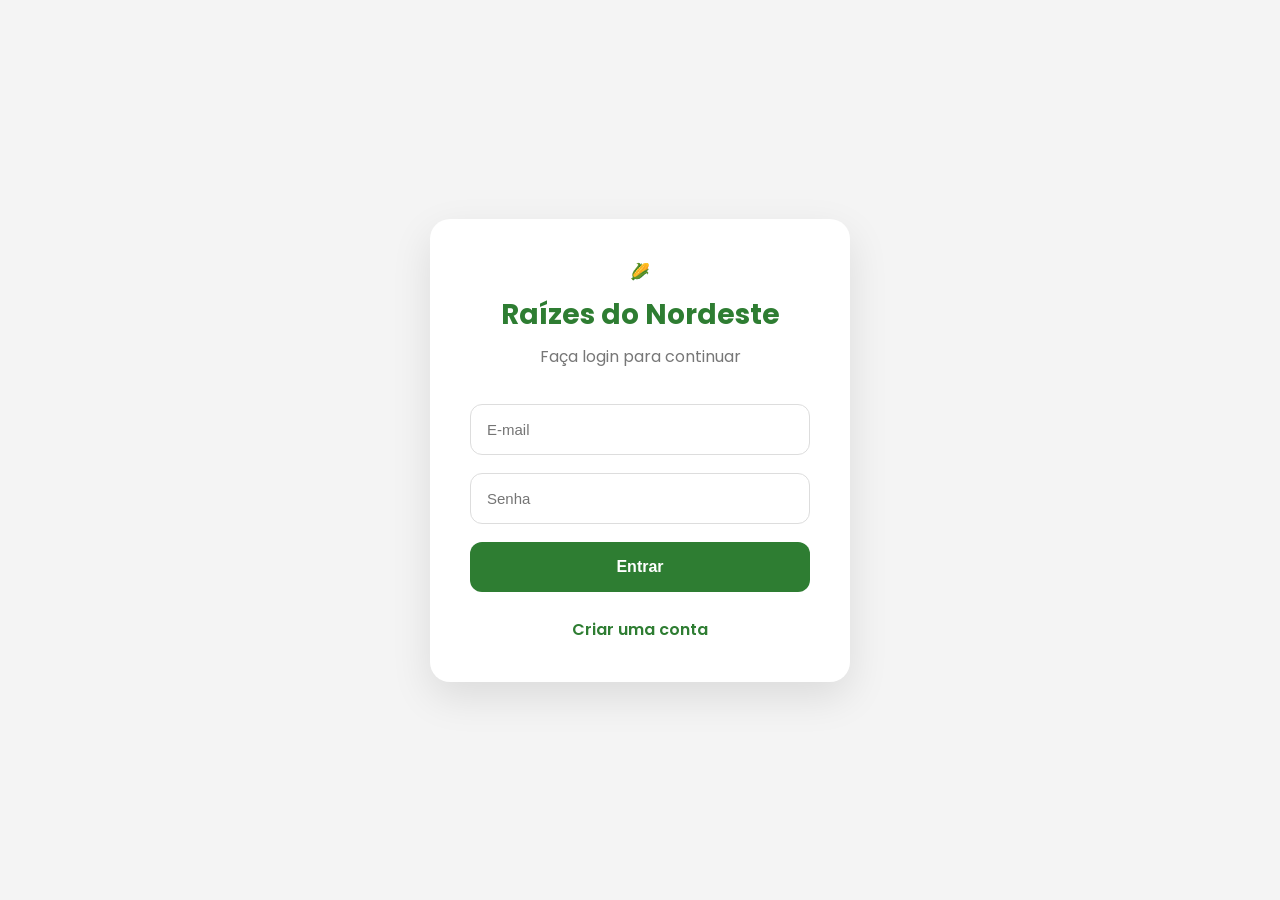
<file: index.html>
<!DOCTYPE html>
<html lang="pt-BR">

<head>

<meta charset="UTF-8">
<meta name="viewport" content="width=device-width, initial-scale=1.0">

<title>Login</title>

<link rel="preconnect" href="https://fonts.googleapis.com">
<link href="https://fonts.googleapis.com/css2?family=Poppins:wght@300;400;500;600;700&display=swap" rel="stylesheet">

<link rel="stylesheet" href="css/style.css">

</head>

<body>

<div class="login-page">

<div class="login-card">

<div class="logo">

🌽

<h1>Raízes do Nordeste</h1>

<p>Faça login para continuar</p>

</div>

<form id="loginForm">

<input
type="email"
id="email"
placeholder="E-mail"
required>

<input
type="password"
id="senha"
placeholder="Senha"
required>

<button class="btn">

Entrar

</button>

</form>

<div class="links">

<a href="cadastro.html">

Criar uma conta

</a>

</div>

</div>

</div>

<script src="js/auth.js"></script>

</body>

</html>
</file>
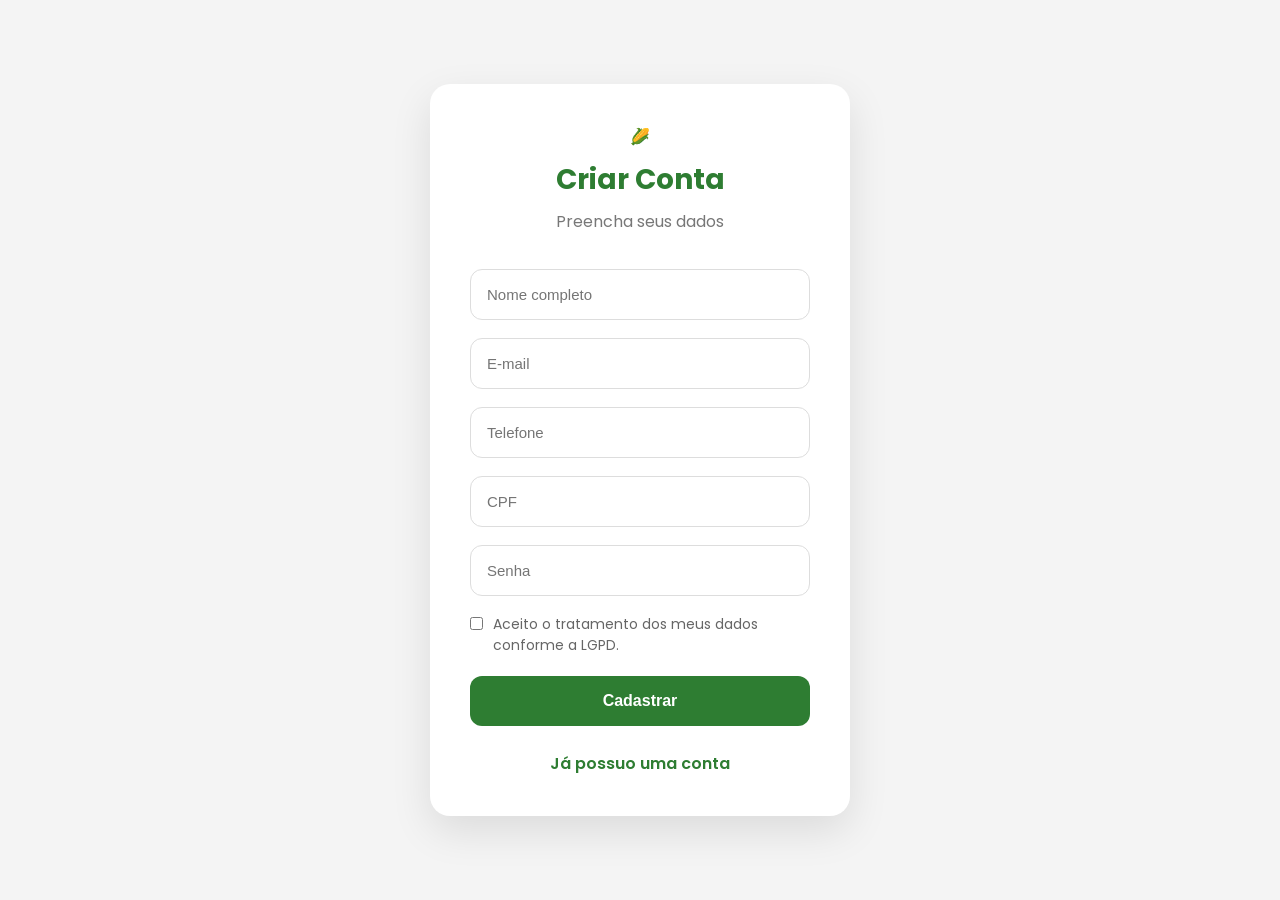
<file: cadastro.html>
<!DOCTYPE html>
<html lang="pt-BR">

<head>

<meta charset="UTF-8">

<meta name="viewport" content="width=device-width, initial-scale=1.0">

<title>Cadastro</title>

<link rel="preconnect" href="https://fonts.googleapis.com">

<link href="https://fonts.googleapis.com/css2?family=Poppins:wght@300;400;500;600;700&display=swap" rel="stylesheet">

<link rel="stylesheet" href="css/style.css">

</head>

<body>

<div class="login-page">

<div class="login-card">

<div class="logo">

🌽

<h1>Criar Conta</h1>

<p>Preencha seus dados</p>

</div>

<form id="cadastroForm">

<input type="text" id="nome" placeholder="Nome completo" required>

<input type="email" id="email" placeholder="E-mail" required>

<input type="text" id="telefone" placeholder="Telefone" required>

<input type="text" id="cpf" placeholder="CPF" required>

<input type="password" id="senha" placeholder="Senha" required>

<label class="check">

<input type="checkbox" id="lgpd">

Aceito o tratamento dos meus dados conforme a LGPD.

</label>

<button class="btn">

Cadastrar

</button>

</form>

<div class="links">

<a href="login.html">

Já possuo uma conta

</a>

</div>

</div>

</div>

<script src="js/auth.js"></script>

</body>

</html>
</file>
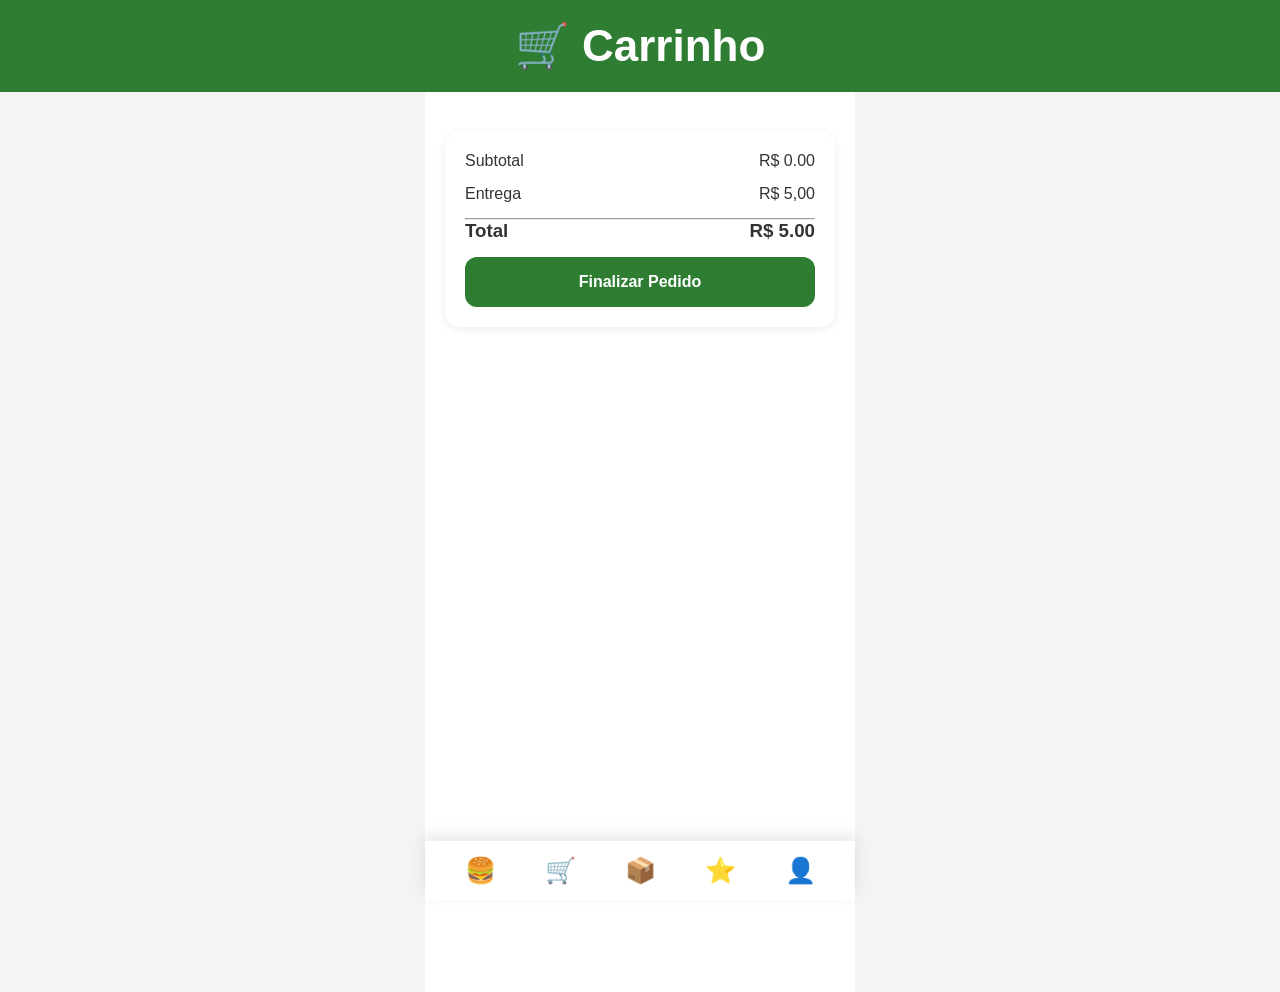
<file: carrinho.html>
<!DOCTYPE html>
<html lang="pt-BR">

<head>

<meta charset="UTF-8">
<meta name="viewport" content="width=device-width, initial-scale=1.0">

<title>Carrinho</title>

<link rel="stylesheet" href="css/style.css">

</head>

<body>

<header>

<h1>🛒 Carrinho</h1>

</header>

<div class="container">

<div id="listaCarrinho"></div>

<div class="resumo">

<p>

Subtotal

<span id="subtotal">

R$ 0,00

</span>

</p>

<p>

Entrega

<span>

R$ 5,00

</span>

</p>

<hr>

<h3>

Total

<span id="total">

R$ 0,00

</span>

</h3>

<button class="btn"

onclick="window.location='pagamento.html'">

Finalizar Pedido

</button>

</div>

</div>

<nav class="bottom-nav">

<a href="cardapio.html">🍔</a>

<a class="ativo" href="carrinho.html">🛒</a>

<a href="pedido.html">📦</a>

<a href="fidelidade.html">⭐</a>

<a href="perfil.html">👤</a>

</nav>

<script src="js/mock.js"></script>
<script src="js/carrinho.js"></script>

</body>

</html>
</file>
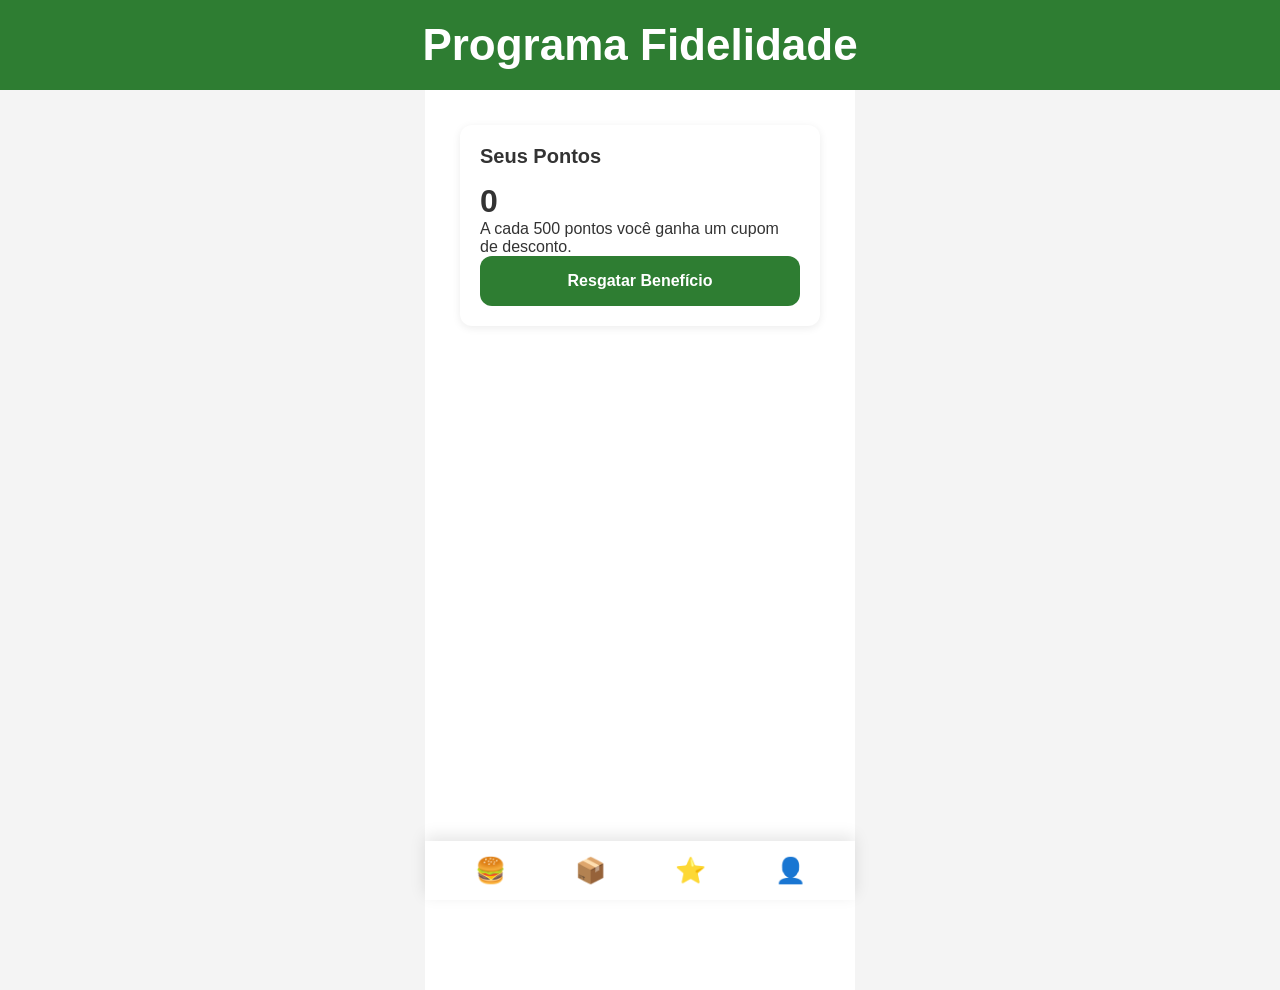
<file: fidelidade.html>
<!DOCTYPE html>
<html lang="pt-BR">

<head>

<meta charset="UTF-8">
<meta name="viewport" content="width=device-width, initial-scale=1.0">

<title>Programa Fidelidade</title>

<link rel="stylesheet" href="css/style.css">

</head>

<body>

<header>

<h1>Programa Fidelidade</h1>

</header>

<div class="container">

<div class="card">

<h2>Seus Pontos</h2>

<h1 id="pontos">0</h1>

<div class="barra">

<div id="progresso"></div>

</div>

<p>

A cada 500 pontos você ganha um cupom de desconto.

</p>

<button class="btn" onclick="resgatar()">

Resgatar Benefício

</button>

</div>

</div>

<nav class="bottom-nav">

<a href="cardapio.html">🍔</a>

<a href="pedido.html">📦</a>

<a class="ativo" href="fidelidade.html">⭐</a>

<a href="perfil.html">👤</a>

</nav>

<script src="js/fidelidade.js"></script>

</body>

</html>
</file>
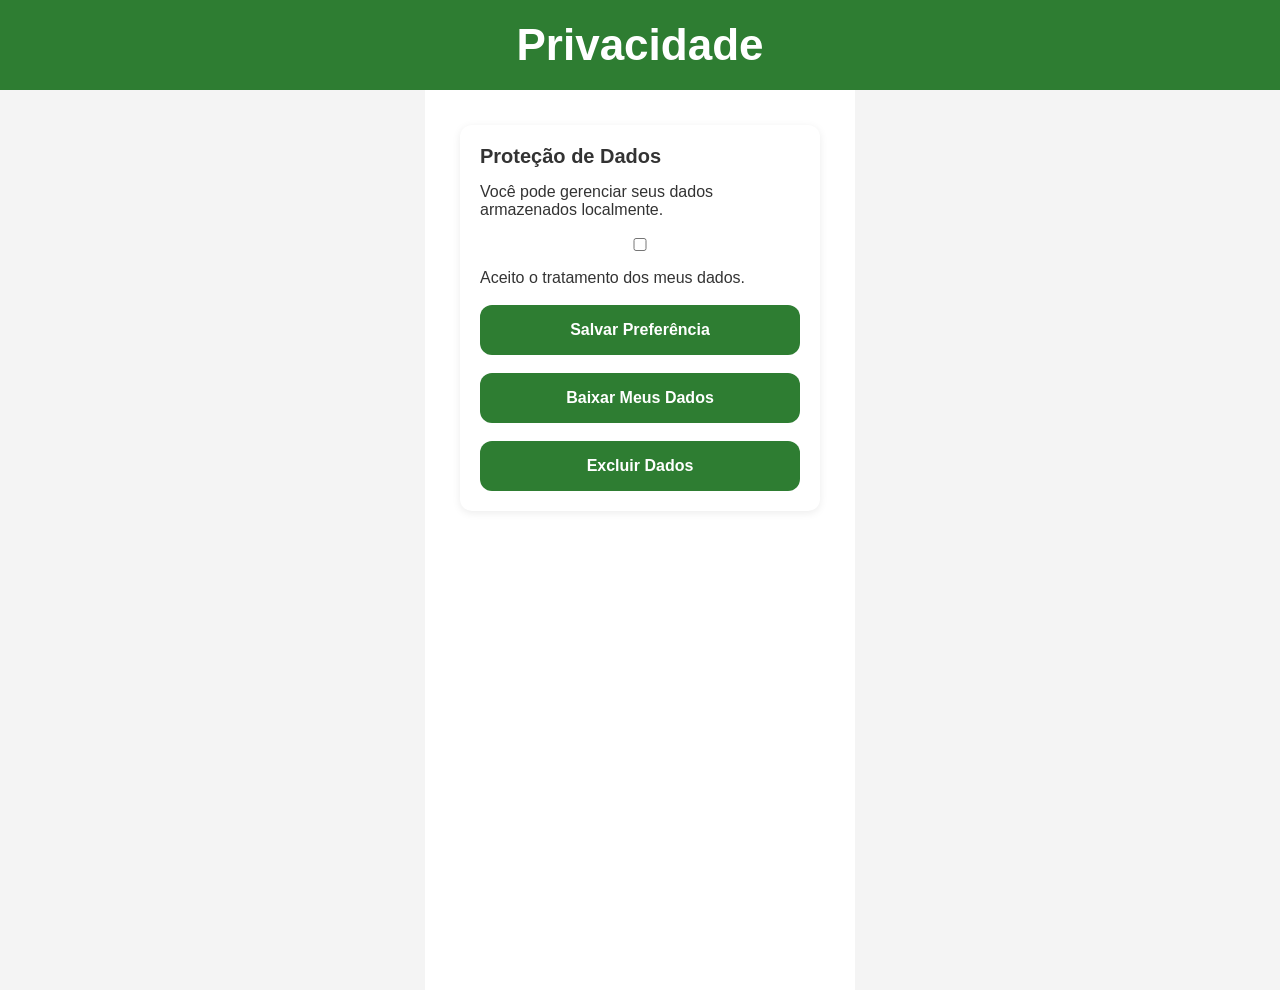
<file: lgpd.html>
<!DOCTYPE html>
<html lang="pt-BR">

<head>

<meta charset="UTF-8">
<meta name="viewport" content="width=device-width, initial-scale=1.0">

<title>LGPD</title>

<link rel="stylesheet" href="css/style.css">

</head>

<body>

<header>

<h1>Privacidade</h1>

</header>

<div class="container">

<div class="card">

<h2>Proteção de Dados</h2>

<p>

Você pode gerenciar seus dados armazenados localmente.

</p>

<br>

<label>

<input type="checkbox"

id="consentimento">

Aceito o tratamento dos meus dados.

</label>

<br><br>

<button class="btn"

id="salvarBtn">

Salvar Preferência

</button>

<br><br>

<button class="btn"

id="downloadBtn">

Baixar Meus Dados

</button>

<br><br>

<button class="btn"

id="excluirBtn">

Excluir Dados

</button>

</div>

</div>

<script src="js/lgpd.js"></script>

</body>

</html>
</file>
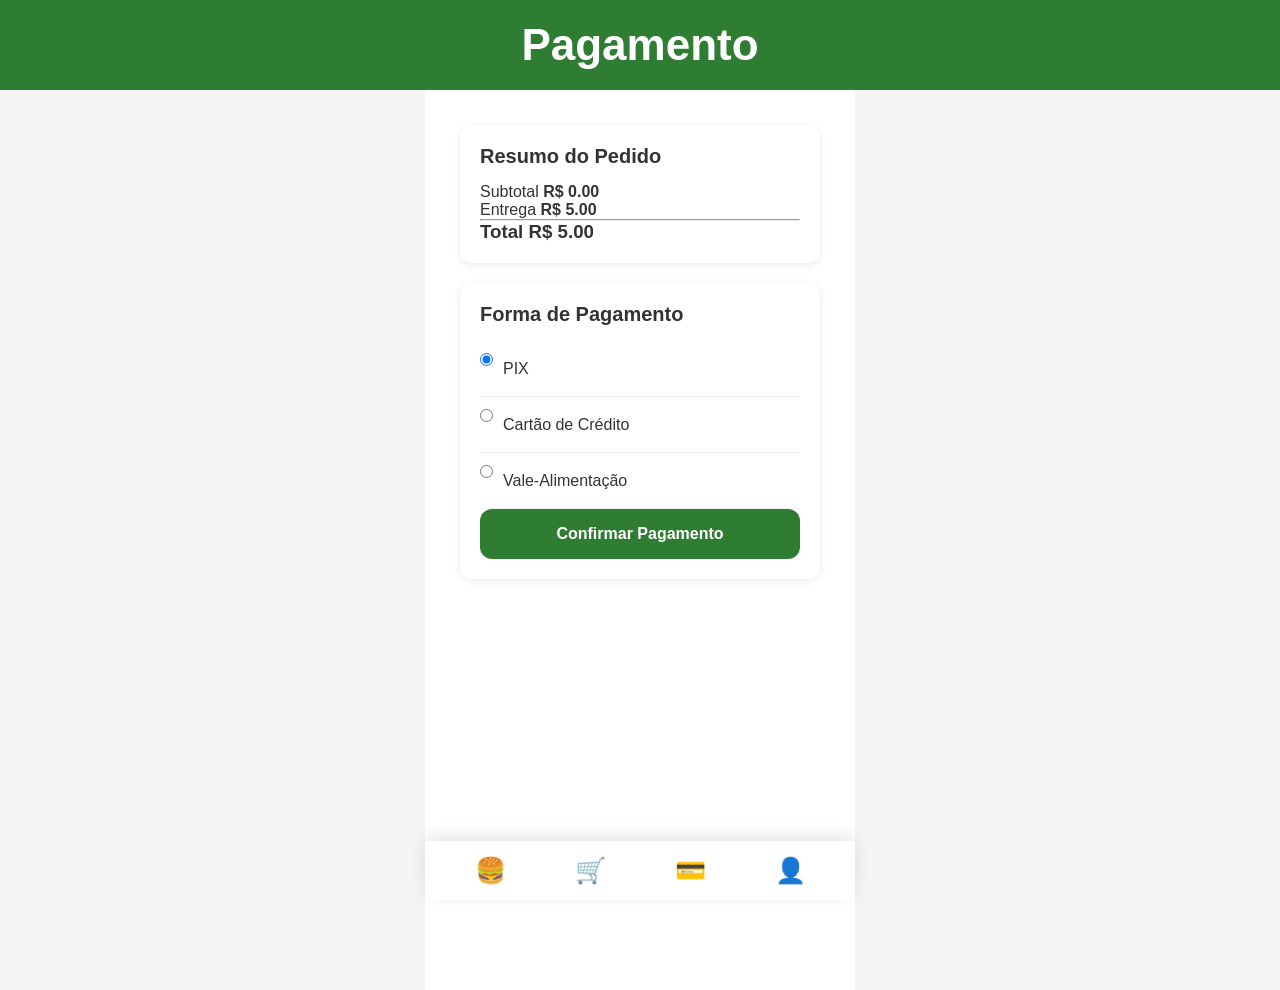
<file: pagamento.html>
<!DOCTYPE html>
<html lang="pt-BR">

<head>

<meta charset="UTF-8">

<meta name="viewport" content="width=device-width, initial-scale=1.0">

<title>Pagamento</title>

<link rel="stylesheet" href="css/style.css">

</head>

<body>

<header>

<h1>Pagamento</h1>

</header>

<div class="container">

<div class="card">

<h2>Resumo do Pedido</h2>

<div id="resumoPedido"></div>

</div>

<div class="card">

<h2>Forma de Pagamento</h2>

<label class="opcao">

<input type="radio" name="pagamento" value="PIX" checked>

PIX

</label>

<label class="opcao">

<input type="radio" name="pagamento" value="Cartão">

Cartão de Crédito

</label>

<label class="opcao">

<input type="radio" name="pagamento" value="Vale">

Vale-Alimentação

</label>

<button class="btn" onclick="finalizar()">

Confirmar Pagamento

</button>

</div>

</div>

<nav class="bottom-nav">

<a href="cardapio.html">🍔</a>

<a href="carrinho.html">🛒</a>

<a class="ativo" href="pagamento.html">💳</a>

<a href="perfil.html">👤</a>

</nav>

<script src="js/mock.js"></script>
<script src="js/pagamento.js"></script>

</body>

</html>
</file>
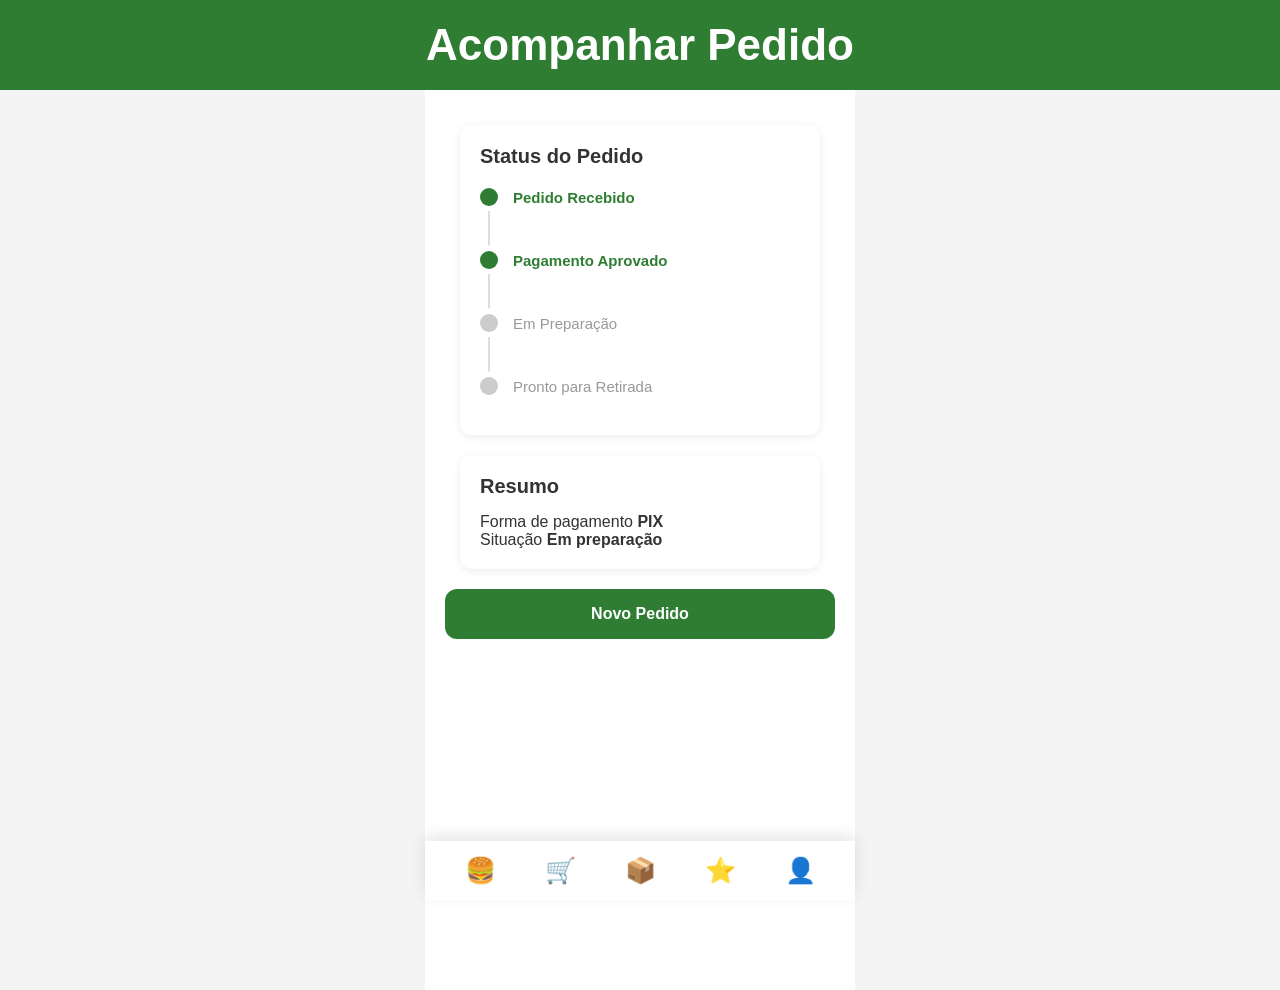
<file: pedido.html>
<!DOCTYPE html>
<html lang="pt-BR">

<head>

<meta charset="UTF-8">

<meta name="viewport" content="width=device-width, initial-scale=1.0">

<title>Pedido</title>

<link rel="stylesheet" href="css/style.css">

</head>

<body>

<header>

<h1>Acompanhar Pedido</h1>

</header>

<div class="container">

<div class="card">

<h2>Status do Pedido</h2>

<div class="timeline">

<div class="etapa ativa">
<div class="circulo"></div>
<div>Pedido Recebido</div>
</div>

<div class="linha"></div>

<div class="etapa ativa">
<div class="circulo"></div>
<div>Pagamento Aprovado</div>
</div>

<div class="linha"></div>

<div class="etapa" id="preparo">
<div class="circulo"></div>
<div>Em Preparação</div>
</div>

<div class="linha"></div>

<div class="etapa" id="retirada">
<div class="circulo"></div>
<div>Pronto para Retirada</div>
</div>

</div>

</div>

<div class="card">

<h2>Resumo</h2>

<p>

Forma de pagamento

<strong id="formaPagamento"></strong>

</p>

<p>

Situação

<strong id="status"></strong>

</p>

</div>

<button class="btn"

onclick="window.location='cardapio.html'">

Novo Pedido

</button>

</div>

<nav class="bottom-nav">

<a href="cardapio.html">🍔</a>

<a href="carrinho.html">🛒</a>

<a class="ativo" href="pedido.html">📦</a>

<a href="fidelidade.html">⭐</a>

<a href="perfil.html">👤</a>

</nav>

<script src="js/pedido.js"></script>

</body>

</html>
</file>
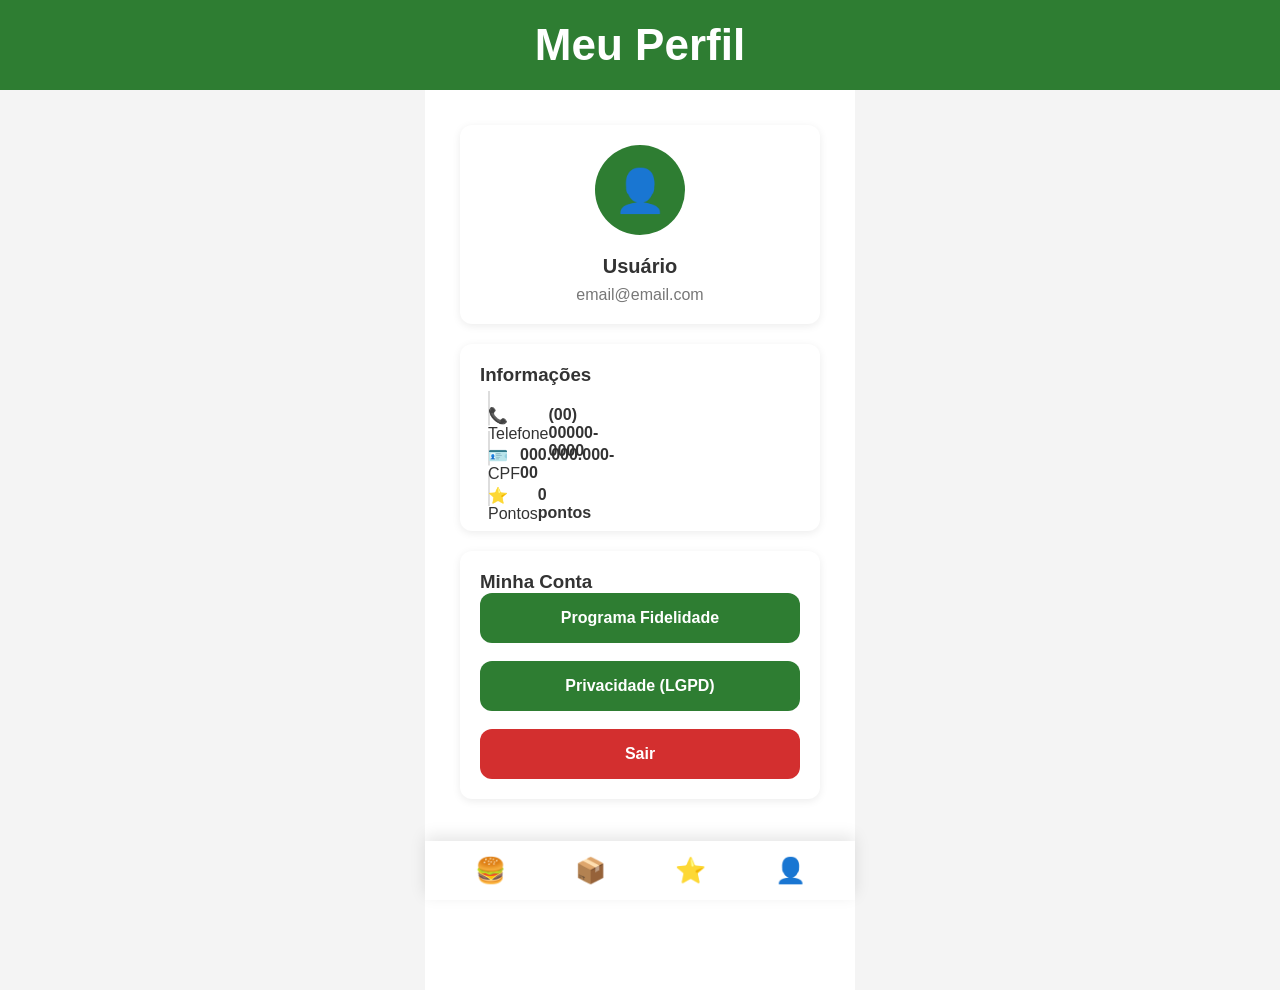
<file: perfil.html>
<!DOCTYPE html>
<html lang="pt-BR">

<head>

<meta charset="UTF-8">
<meta name="viewport" content="width=device-width, initial-scale=1.0">

<title>Meu Perfil</title>

<link rel="stylesheet" href="css/style.css">

</head>

<body>

<header>

<h1>Meu Perfil</h1>

</header>

<div class="container">

<div class="card perfil-card">

<div class="avatar">

👤

</div>

<h2 id="nome"></h2>

<p id="email"></p>

</div>

<div class="card">

<h3>Informações</h3>

<div class="linha">

<span>📞 Telefone</span>

<strong id="telefone"></strong>

</div>

<div class="linha">

<span>🪪 CPF</span>

<strong id="cpf"></strong>

</div>

<div class="linha">

<span>⭐ Pontos</span>

<strong id="pontos"></strong>

</div>

</div>

<div class="card">

<h3>Minha Conta</h3>

<button class="btn"

onclick="window.location='fidelidade.html'">

Programa Fidelidade

</button>

<br><br>

<button class="btn"

onclick="window.location='lgpd.html'">

Privacidade (LGPD)

</button>

<br><br>

<button class="btn sair"

onclick="logout()">

Sair

</button>

</div>

</div>

<nav class="bottom-nav">

<a href="cardapio.html">🍔</a>

<a href="pedido.html">📦</a>

<a href="fidelidade.html">⭐</a>

<a class="ativo" href="perfil.html">👤</a>

</nav>

<script src="js/perfil.js"></script>

</body>

</html>
</file>
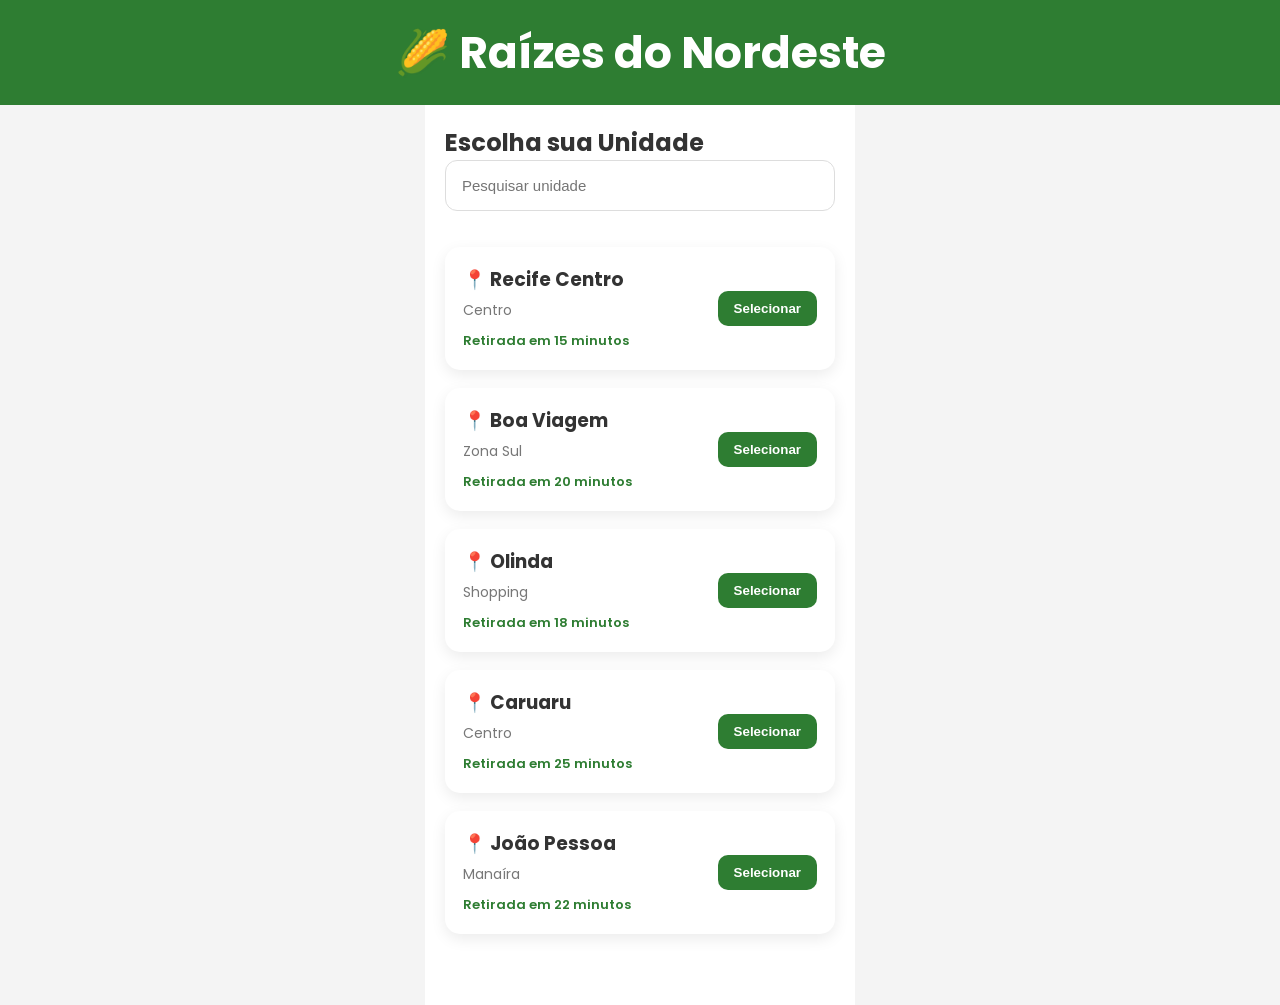
<file: unidades.html>
<!DOCTYPE html>
<html lang="pt-BR">

<head>

<meta charset="UTF-8">

<meta name="viewport" content="width=device-width, initial-scale=1.0">

<title>Escolha sua Unidade</title>

<link rel="preconnect" href="https://fonts.googleapis.com">

<link href="https://fonts.googleapis.com/css2?family=Poppins:wght@300;400;500;600;700&display=swap" rel="stylesheet">

<link rel="stylesheet" href="css/style.css">

</head>

<body>

<header>

<h1>🌽 Raízes do Nordeste</h1>

</header>

<div class="container">

<h2>

Escolha sua Unidade

</h2>

<input

id="pesquisa"

placeholder="Pesquisar unidade">

<div id="listaUnidades"></div>

</div>

<script src="js/unidades.js"></script>

</body>

</html>
</file>
<file: css/style.css>
body {
    margin: 0;
    font-family: Poppins, sans-serif;
    background: #f5f5f5;
    color: #222;
}

.container {
    max-width: 430px;
    margin: auto;
    min-height: 100vh;
    background: #fff;
}

header {
    background: #2E7D32;
    color: white;
    padding: 18px;
    font-size: 22px;
    font-weight: bold;
    text-align: center;
}

.card {
    margin: 15px;
    padding: 18px;
    border-radius: 15px;
    background: white;
    box-shadow: 0 2px 10px rgba(0, 0, 0, .08);
}

.btn {
    width: 100%;
    border: none;
    padding: 15px;
    border-radius: 12px;
    background: #2E7D32;
    color: white;
    font-size: 16px;
    cursor: pointer;
}

input {
    width: 100%;
    padding: 14px;
    border-radius: 10px;
    border: 1px solid #ddd;
    margin-bottom: 15px;
    box-sizing: border-box;
}

* {
    margin: 0;
    padding: 0;
    box-sizing: border-box;
}

body {

    font-family: 'Poppins', sans-serif;

    background: #F4F4F4;

    color: #333;

}

.login-page {

    display: flex;

    justify-content: center;

    align-items: center;

    height: 100vh;

    padding: 20px;

}

.login-card {

    background: white;

    width: 100%;

    max-width: 420px;

    padding: 40px;

    border-radius: 20px;

    box-shadow: 0 15px 40px rgba(0, 0, 0, .1);

}

.logo {

    text-align: center;

    margin-bottom: 35px;

}

.logo h1 {

    font-size: 28px;

    margin-top: 10px;

    color: #2E7D32;

}

.logo p {

    margin-top: 8px;

    color: #777;

}

input {

    width: 100%;

    padding: 16px;

    margin-bottom: 18px;

    border-radius: 12px;

    border: 1px solid #DDD;

    font-size: 15px;

    transition: .3s;

}

input:focus {

    outline: none;

    border-color: #2E7D32;

}

.btn {

    width: 100%;

    padding: 16px;

    border: none;

    border-radius: 12px;

    background: #2E7D32;

    color: white;

    font-size: 16px;

    font-weight: 600;

    cursor: pointer;

    transition: .3s;

}

.btn:hover {

    background: #1B5E20;

}

.links {

    margin-top: 25px;

    text-align: center;

}

.links a {

    text-decoration: none;

    color: #2E7D32;

    font-weight: 600;

}

.check {

    display: flex;

    align-items: flex-start;

    gap: 10px;

    font-size: 14px;

    margin-bottom: 20px;

    color: #666;

}

.check input {

    width: auto;

    margin-top: 3px;

}

header {

    background: #2E7D32;

    padding: 20px;

    color: white;

    text-align: center;

}

.container {

    max-width: 430px;

    margin: auto;

    padding: 20px;

}

.unidade-card {

    background: white;

    padding: 18px;

    margin-top: 18px;

    border-radius: 15px;

    display: flex;

    justify-content: space-between;

    align-items: center;

    box-shadow: 0 5px 15px rgba(0, 0, 0, .08);

}

.unidade-card h3 {

    margin-bottom: 6px;

}

.unidade-card p {

    font-size: 14px;

    color: #777;

    margin-bottom: 6px;

}

.unidade-card span {

    font-size: 13px;

    color: #2E7D32;

    font-weight: 600;

}

.unidade-card button {

    background: #2E7D32;

    border: none;

    color: white;

    padding: 10px 16px;

    border-radius: 10px;

    cursor: pointer;

    font-weight: bold;

    transition: .3s;

}

.unidade-card button:hover {

    background: #1B5E20;

}

.topo{

display:flex;

justify-content:space-between;

align-items:center;

}

.badge{

background:white;

color:#2E7D32;

padding:8px 12px;

border-radius:30px;

font-weight:bold;

}

.categorias{

display:flex;

gap:10px;

overflow:auto;

margin:20px 0;

}

.cat{

border:none;

background:#EEE;

padding:10px 16px;

border-radius:25px;

cursor:pointer;

white-space:nowrap;

}

.cat.ativo{

background:#2E7D32;

color:white;

}

.produtos-grid{

display:grid;

grid-template-columns:1fr 1fr;

gap:15px;

padding-bottom:90px;

}

.produto{

background:white;

border-radius:18px;

padding:15px;

box-shadow:0 5px 15px rgba(0,0,0,.08);

text-align:center;

}

.foto{

font-size:55px;

margin-bottom:15px;

}

.produto h3{

font-size:16px;

margin-bottom:8px;

}

.produto p{

font-size:13px;

color:#777;

margin-bottom:12px;

}

.rodape-card{

display:flex;

justify-content:space-between;

align-items:center;

}

.rodape-card button{

width:38px;

height:38px;

border:none;

border-radius:50%;

background:#2E7D32;

color:white;

font-size:22px;

cursor:pointer;

}

.bottom-nav{

position:fixed;

bottom:0;

left:50%;

transform:translateX(-50%);

width:430px;

max-width:100%;

background:white;

display:flex;

justify-content:space-around;

padding:15px;

box-shadow:0 -5px 15px rgba(0,0,0,.1);

}

.bottom-nav a{

font-size:25px;

text-decoration:none;

}

.bottom-nav .ativo{

color:#2E7D32;

}

.item{

display:flex;

justify-content:space-between;

align-items:center;

background:white;

padding:18px;

border-radius:12px;

margin-bottom:15px;

box-shadow:0 2px 8px rgba(0,0,0,.08);

}

.item h3{

font-size:17px;

margin-bottom:5px;

}

.item p{

font-size:14px;

color:#777;

margin-bottom:8px;

}

.remover{

background:#d32f2f;

color:white;

border:none;

width:35px;

height:35px;

border-radius:50%;

cursor:pointer;

font-size:18px;

}

.resumo{

background:white;

padding:20px;

border-radius:15px;

box-shadow:0 2px 8px rgba(0,0,0,.08);

margin-top:20px;

margin-bottom:90px;

}

.resumo p,

.resumo h3{

display:flex;

justify-content:space-between;

margin-bottom:15px;

}

.card{

background:white;

padding:20px;

border-radius:12px;

margin-bottom:20px;

box-shadow:0 2px 8px rgba(0,0,0,.08);

}

.card h2{

margin-bottom:15px;

font-size:20px;

}

.opcao{

display:flex;

align-items:center;

gap:10px;

padding:12px 0;

border-bottom:1px solid #eee;

}

.opcao:last-child{

border-bottom:none;

}

.opcao input{

width:auto;

}

.timeline{

margin-top:20px;

margin-bottom:20px;

}

.etapa{

display:flex;

align-items:center;

gap:15px;

color:#999;

font-size:15px;

}

.circulo{

width:18px;

height:18px;

border-radius:50%;

background:#CCC;

}

.ativa{

color:#2E7D32;

font-weight:600;

}

.ativa .circulo{

background:#2E7D32;

}

.linha{

width:2px;

height:35px;

background:#DDD;

margin-left:8px;

margin-top:5px;

margin-bottom:5px;

}

.perfil-card{

text-align:center;

}

.avatar{

width:90px;

height:90px;

margin:auto;

background:#2E7D32;

border-radius:50%;

display:flex;

justify-content:center;

align-items:center;

font-size:42px;

color:white;

margin-bottom:20px;

}

.perfil-card h2{

margin-bottom:8px;

}

.perfil-card p{

color:#777;

}

.linha{

display:flex;

justify-content:space-between;

padding:15px 0;

border-bottom:1px solid #eee;

}

.linha:last-child{

border:none;

}

.sair{

background:#d32f2f;

}

.sair:hover{

background:#b71c1c;

}
</file>
